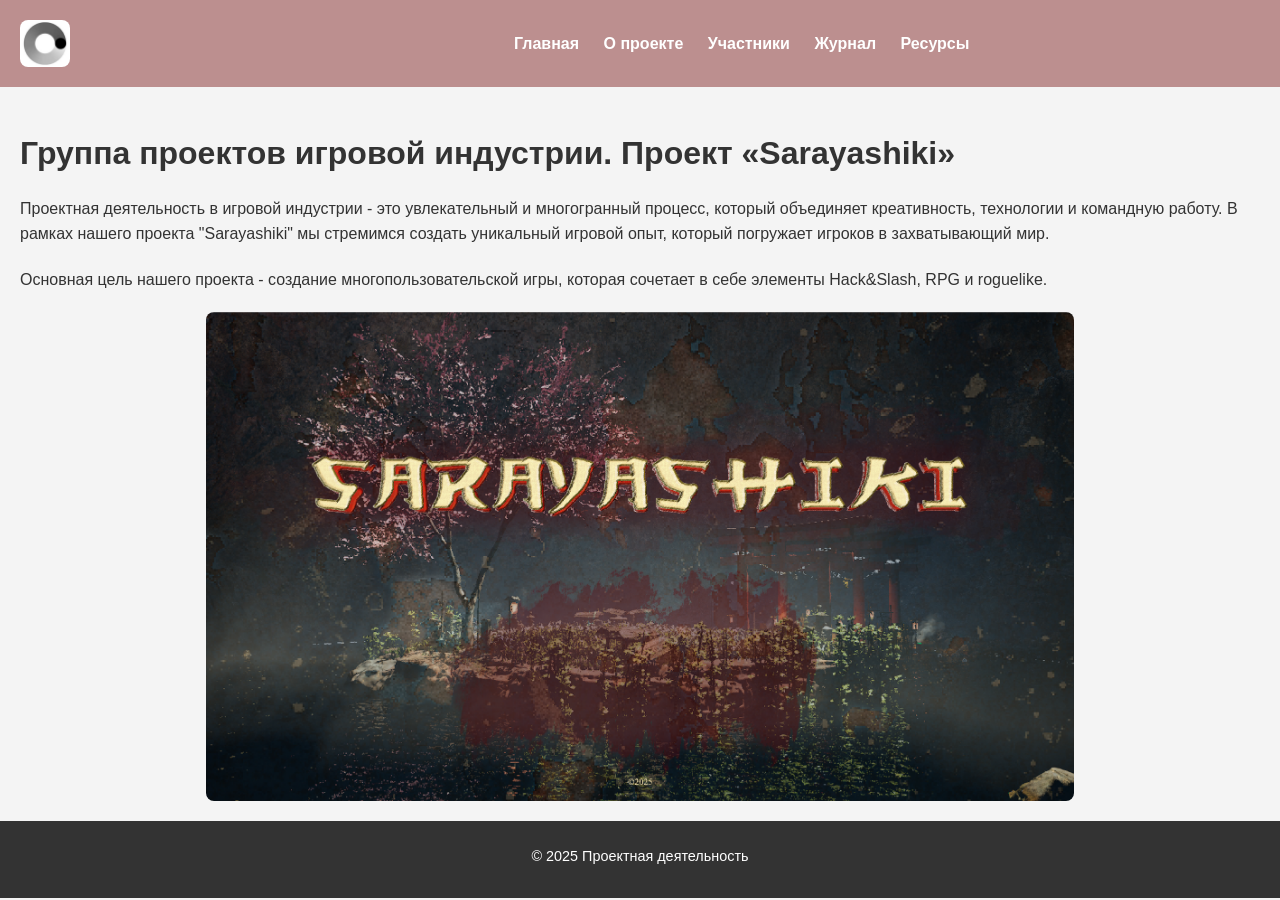
<file: site/index.html>
<html lang="ru">
<head>
    <meta charset="UTF-8">
    <meta name="viewport" content="width=device-width, initial-scale=1.0">
    <title>Проектная деятельность</title>
    <link rel="stylesheet" href="css/style.css">
</head>
<body>
    <header>
        <img src="images/logo.png" alt="Логотип проекта">
        <nav>
            <a href="index.html">Главная</a>
            <a href="./about.html">О проекте</a>
            <a href="./participants.html">Участники</a>
            <a href="./journal.html">Журнал</a>
            <a href="./resources">Ресурсы</a>
        </nav>
    </header>

    <main>
        <div>
            <h1>Группа проектов игровой индустрии. Проект «Sarayashiki»
            </h1>
            <p>Проектная деятельность в игровой индустрии - это увлекательный и многогранный процесс, который объединяет креативность, технологии и командную работу. В рамках нашего проекта "Sarayashiki" мы стремимся создать уникальный игровой опыт, который погружает игроков в захватывающий мир.</p>
            <p>Основная цель нашего проекта - создание многопользовательской игры, которая сочетает в себе элементы Hack&Slash, RPG и roguelike.</p>
        </div>  
       <div id="glav-image"> 
        <img src="images/glav_bez knopok.png" alt="Главное меню">
       </div>  
    </main>

    <footer>
        <p>&copy; 2025 Проектная деятельность</p>
    </footer>
</body>
</html>
</file>
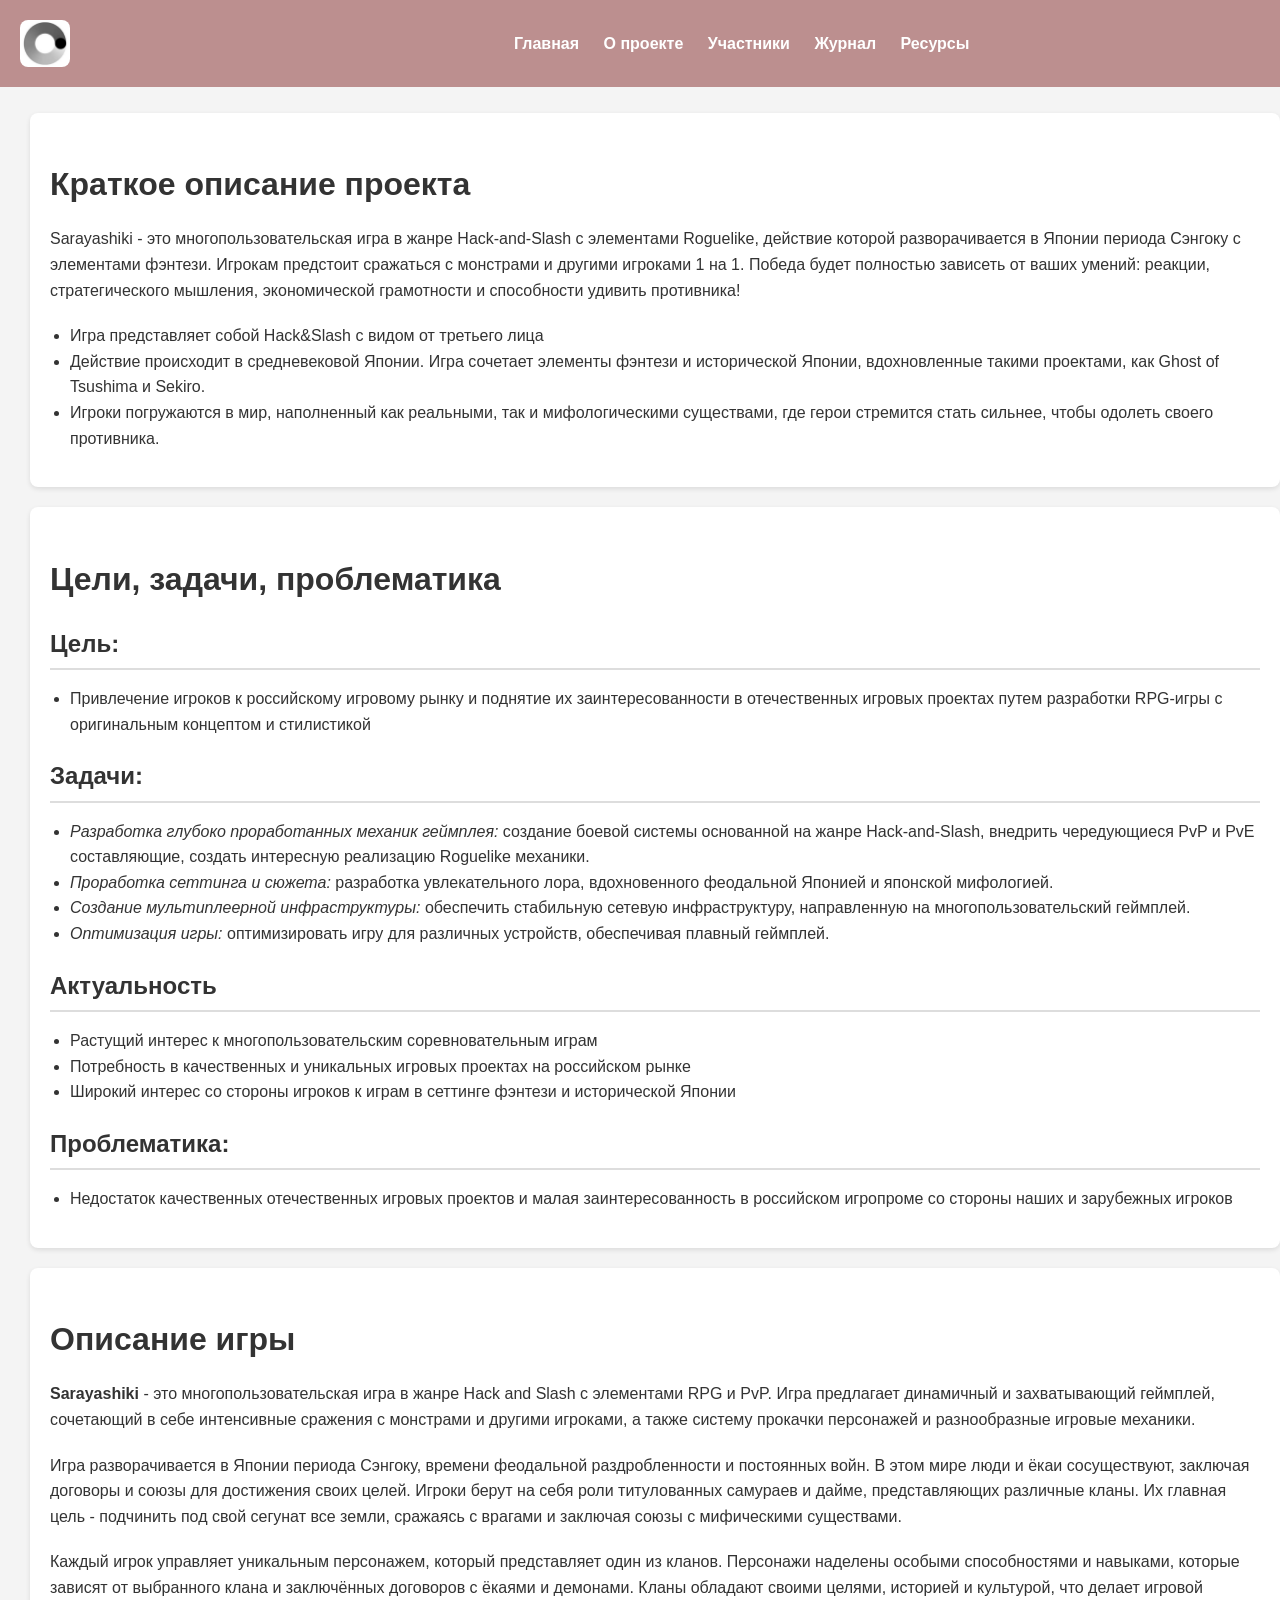
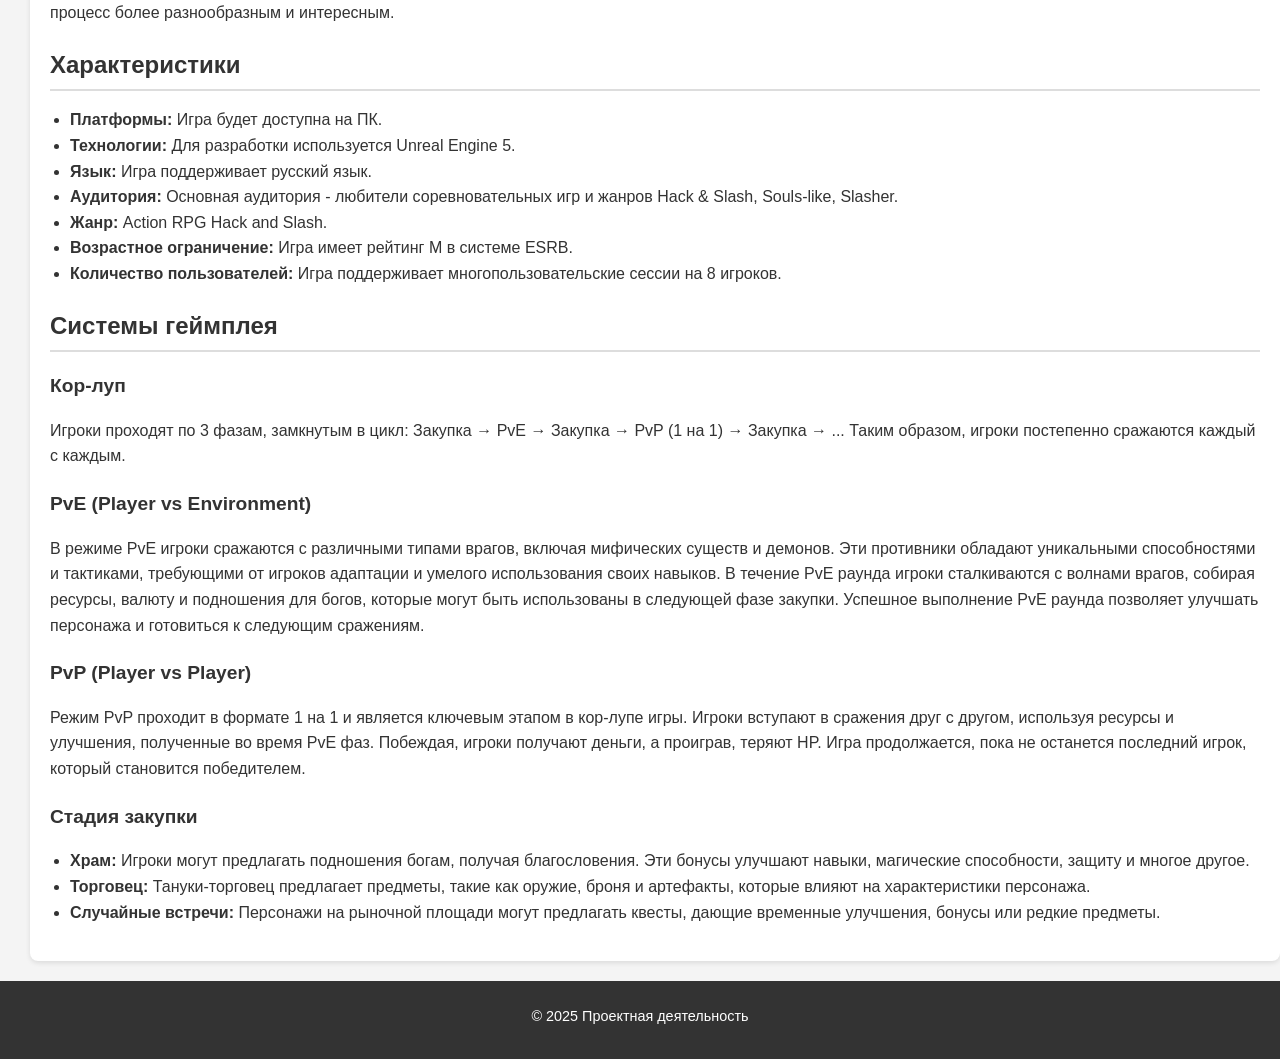
<file: site/about.html>
<!DOCTYPE html>
<html lang="en">
  <head>
    <meta charset="UTF-8" />
    <meta name="viewport" content="width=device-width, initial-scale=1.0" />
    <title>About</title>
    <link rel="stylesheet" href="css/style.css" />
  </head>
  <body>
    <header>
      <img src="images/logo.png" alt="Логотип проекта" />
      <nav>
        <a href="index.html">Главная</a>
        <a href="./about.html">О проекте</a>
        <a href="./participants.html">Участники</a>
        <a href="./journal.html">Журнал</a>
        <a href="./resources.html">Ресурсы</a>
      </nav>
    </header>
    <div id="about">
      <br />
      <section>
        <h1>Краткое описание проекта</h1>
        <p>
          Sarayashiki - это многопользовательская игра в жанре Hack-and-Slash с
          элементами Roguelike, действие которой разворачивается в Японии
          периода Сэнгоку с элементами фэнтези. Игрокам предстоит сражаться с
          монстрами и другими игроками 1 на 1. Победа будет полностью зависеть
          от ваших умений: реакции, стратегического мышления, экономической
          грамотности и способности удивить противника!
        </p>
        <ul>
          <li>Игра представляет собой Hack&Slash с видом от третьего лица</li>
          <li>
            Действие происходит в средневековой Японии. Игра сочетает элементы
            фэнтези и исторической Японии, вдохновленные такими проектами, как
            Ghost of Tsushima и Sekiro.
          </li>
          <li>
            Игроки погружаются в мир, наполненный как реальными, так и
            мифологическими существами, где герои стремится стать сильнее, чтобы
            одолеть своего противника.
          </li>
        </ul>
      </section>
      <section>
        <h1>Цели, задачи, проблематика</h1>
        <h2>Цель:</h2>
        <ul>
          <li>
            Привлечение игроков к российскому игровому рынку и поднятие их
            заинтересованности в отечественных игровых проектах путем разработки
            RPG-игры с оригинальным концептом и стилистикой
          </li>
        </ul>

        <h2>Задачи:</h2>
        <ul>
          <li>
            <i>Разработка глубоко проработанных механик геймплея:</i> создание
            боевой системы основанной на жанре Hack-and-Slash, внедрить
            чередующиеся PvP и PvE составляющие, создать интересную реализацию
            Roguelike механики.
          </li>
          <li>
            <i>Проработка сеттинга и сюжета:</i> разработка увлекательного лора,
            вдохновенного феодальной Японией и японской мифологией.
          </li>
          <li>
            <i>Создание мультиплеерной инфраструктуры:</i> обеспечить стабильную
            сетевую инфраструктуру, направленную на многопользовательский
            геймплей.
          </li>
          <li>
            <i>Оптимизация игры:</i> оптимизировать игру для различных
            устройств, обеспечивая плавный геймплей.
          </li>
        </ul>

        <h2>Актуальность</h2>
        <ul>
          <li>
            Растущий интерес к многопользовательским соревновательным играм
          </li>
          <li>
            Потребность в качественных и уникальных игровых проектах на
            российском рынке
          </li>
          <li>
            Широкий интерес со стороны игроков к играм в сеттинге фэнтези и
            исторической Японии
          </li>
        </ul>

        <h2>Проблематика:</h2>
        <ul>
          <li>
            Недостаток качественных отечественных игровых проектов и малая
            заинтересованность в российском игропроме со стороны наших и
            зарубежных игроков
          </li>
        </ul>
      </section>

      <section>
        <h1>Описание игры</h1>
        <p>
          <strong>Sarayashiki</strong> - это многопользовательская игра в жанре
          Hack and Slash с элементами RPG и PvP. Игра предлагает динамичный и
          захватывающий геймплей, сочетающий в себе интенсивные сражения с
          монстрами и другими игроками, а также систему прокачки персонажей и
          разнообразные игровые механики.
        </p>

        <p>
          Игра разворачивается в Японии периода Сэнгоку, времени феодальной
          раздробленности и постоянных войн. В этом мире люди и ёкаи
          сосуществуют, заключая договоры и союзы для достижения своих целей.
          Игроки берут на себя роли титулованных самураев и дайме,
          представляющих различные кланы. Их главная цель - подчинить под свой
          сегунат все земли, сражаясь с врагами и заключая союзы с мифическими
          существами.
        </p>

        <p>
          Каждый игрок управляет уникальным персонажем, который представляет
          один из кланов. Персонажи наделены особыми способностями и навыками,
          которые зависят от выбранного клана и заключённых договоров с ёкаями и
          демонами. Кланы обладают своими целями, историей и культурой, что
          делает игровой процесс более разнообразным и интересным.
        </p>

        <h2>Характеристики</h2>
        <ul>
          <li><strong>Платформы:</strong> Игра будет доступна на ПК.</li>
          <li>
            <strong>Технологии:</strong> Для разработки используется Unreal
            Engine 5.
          </li>
          <li><strong>Язык:</strong> Игра поддерживает русский язык.</li>
          <li>
            <strong>Аудитория:</strong> Основная аудитория - любители
            соревновательных игр и жанров Hack & Slash, Souls-like, Slasher.
          </li>
          <li><strong>Жанр:</strong> Action RPG Hack and Slash.</li>
          <li>
            <strong>Возрастное ограничение:</strong> Игра имеет рейтинг M в
            системе ESRB.
          </li>
          <li>
            <strong>Количество пользователей:</strong> Игра поддерживает
            многопользовательские сессии на 8 игроков.
          </li>
        </ul>

        <h2>Системы геймплея</h2>
        <h3>Кор-луп</h3>
        <p>
          Игроки проходят по 3 фазам, замкнутым в цикл: Закупка → PvE → Закупка
          → PvP (1 на 1) → Закупка → ... Таким образом, игроки постепенно
          сражаются каждый с каждым.
        </p>

        <h3>PvE (Player vs Environment)</h3>
        <p>
          В режиме PvE игроки сражаются с различными типами врагов, включая
          мифических существ и демонов. Эти противники обладают уникальными
          способностями и тактиками, требующими от игроков адаптации и умелого
          использования своих навыков. В течение PvE раунда игроки сталкиваются
          с волнами врагов, собирая ресурсы, валюту и подношения для богов,
          которые могут быть использованы в следующей фазе закупки. Успешное
          выполнение PvE раунда позволяет улучшать персонажа и готовиться к
          следующим сражениям.
        </p>

        <h3>PvP (Player vs Player)</h3>
        <p>
          Режим PvP проходит в формате 1 на 1 и является ключевым этапом в
          кор-лупе игры. Игроки вступают в сражения друг с другом, используя
          ресурсы и улучшения, полученные во время PvE фаз. Побеждая, игроки
          получают деньги, а проиграв, теряют HP. Игра продолжается, пока не
          останется последний игрок, который становится победителем.
        </p>

        <h3>Стадия закупки</h3>
        <ul>
          <li>
            <strong>Храм:</strong> Игроки могут предлагать подношения богам,
            получая благословения. Эти бонусы улучшают навыки, магические
            способности, защиту и многое другое.
          </li>
          <li>
            <strong>Торговец:</strong> Тануки-торговец предлагает предметы,
            такие как оружие, броня и артефакты, которые влияют на
            характеристики персонажа.
          </li>
          <li>
            <strong>Случайные встречи:</strong> Персонажи на рыночной площади
            могут предлагать квесты, дающие временные улучшения, бонусы или
            редкие предметы.
          </li>
        </ul>
      </section>
    </div>
    <footer>
      <p>&copy; 2025 Проектная деятельность</p>
    </footer>
  </body>
</html>
</file>
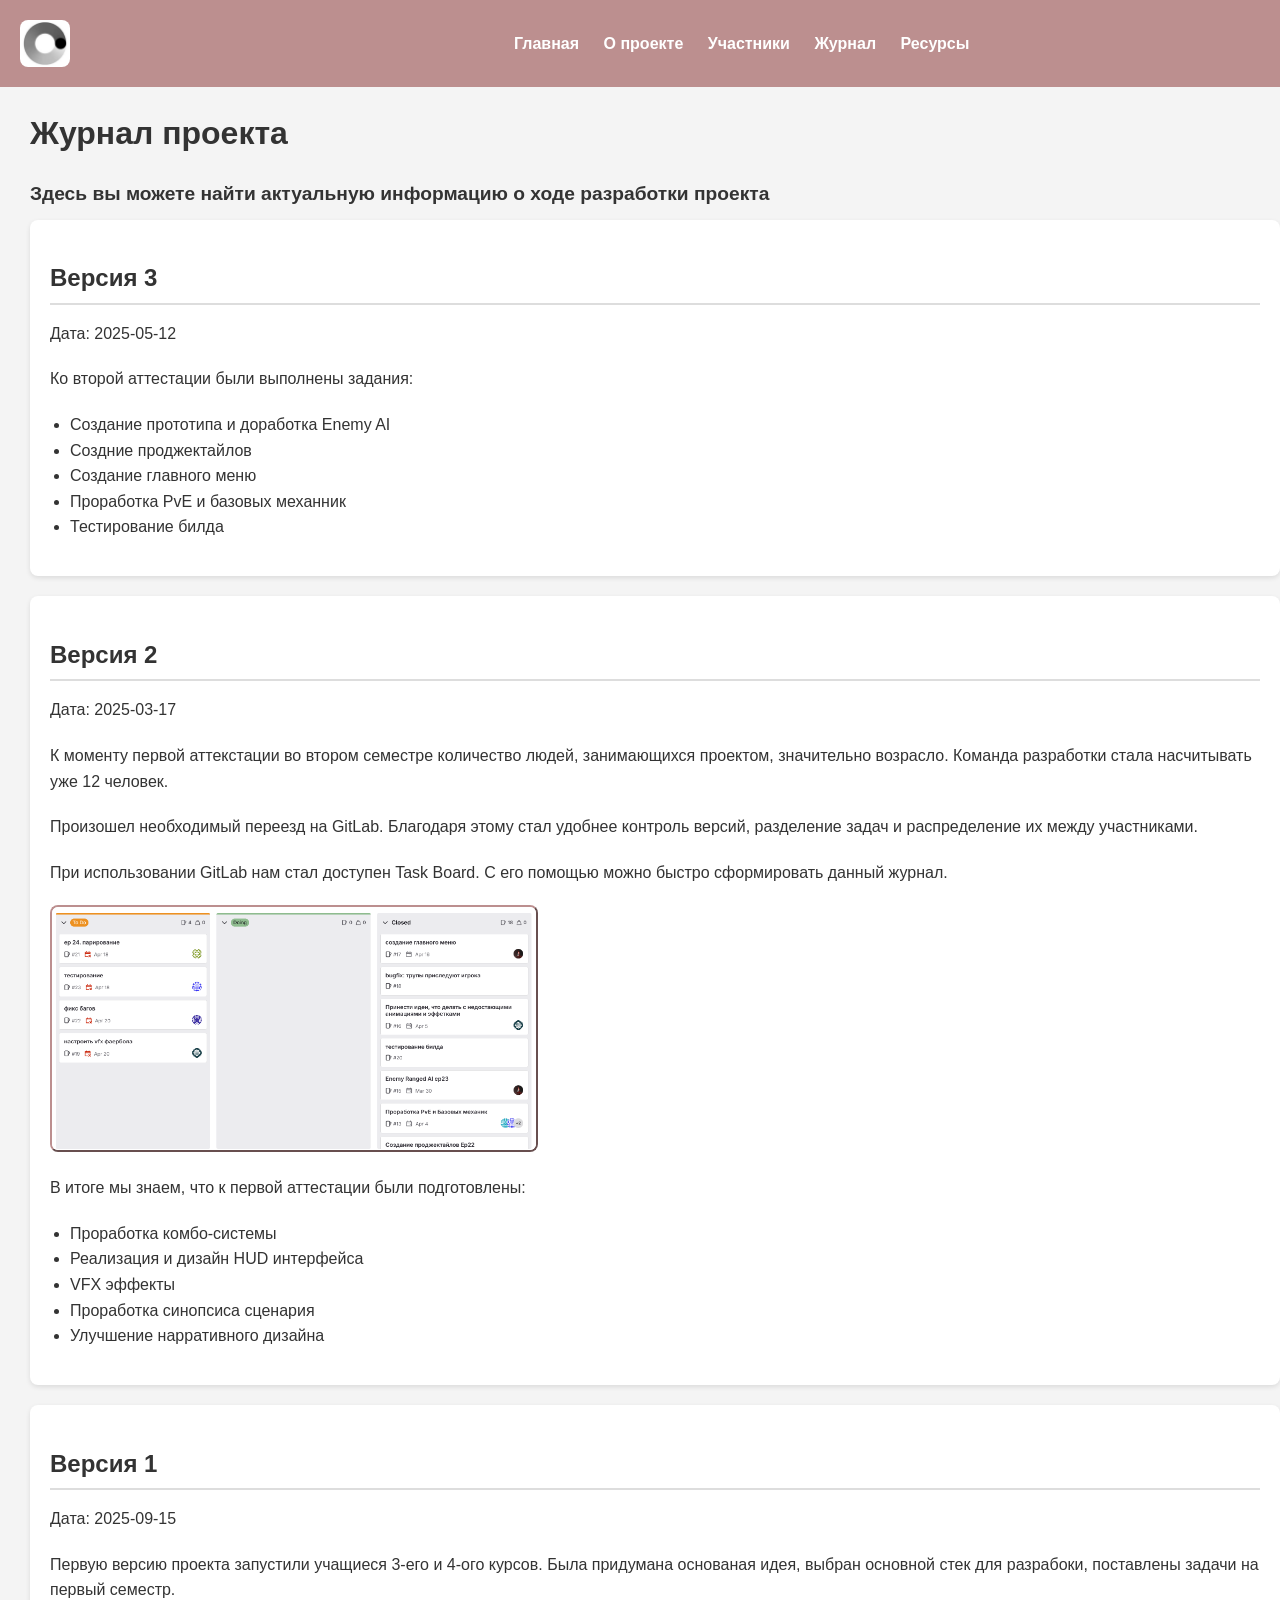
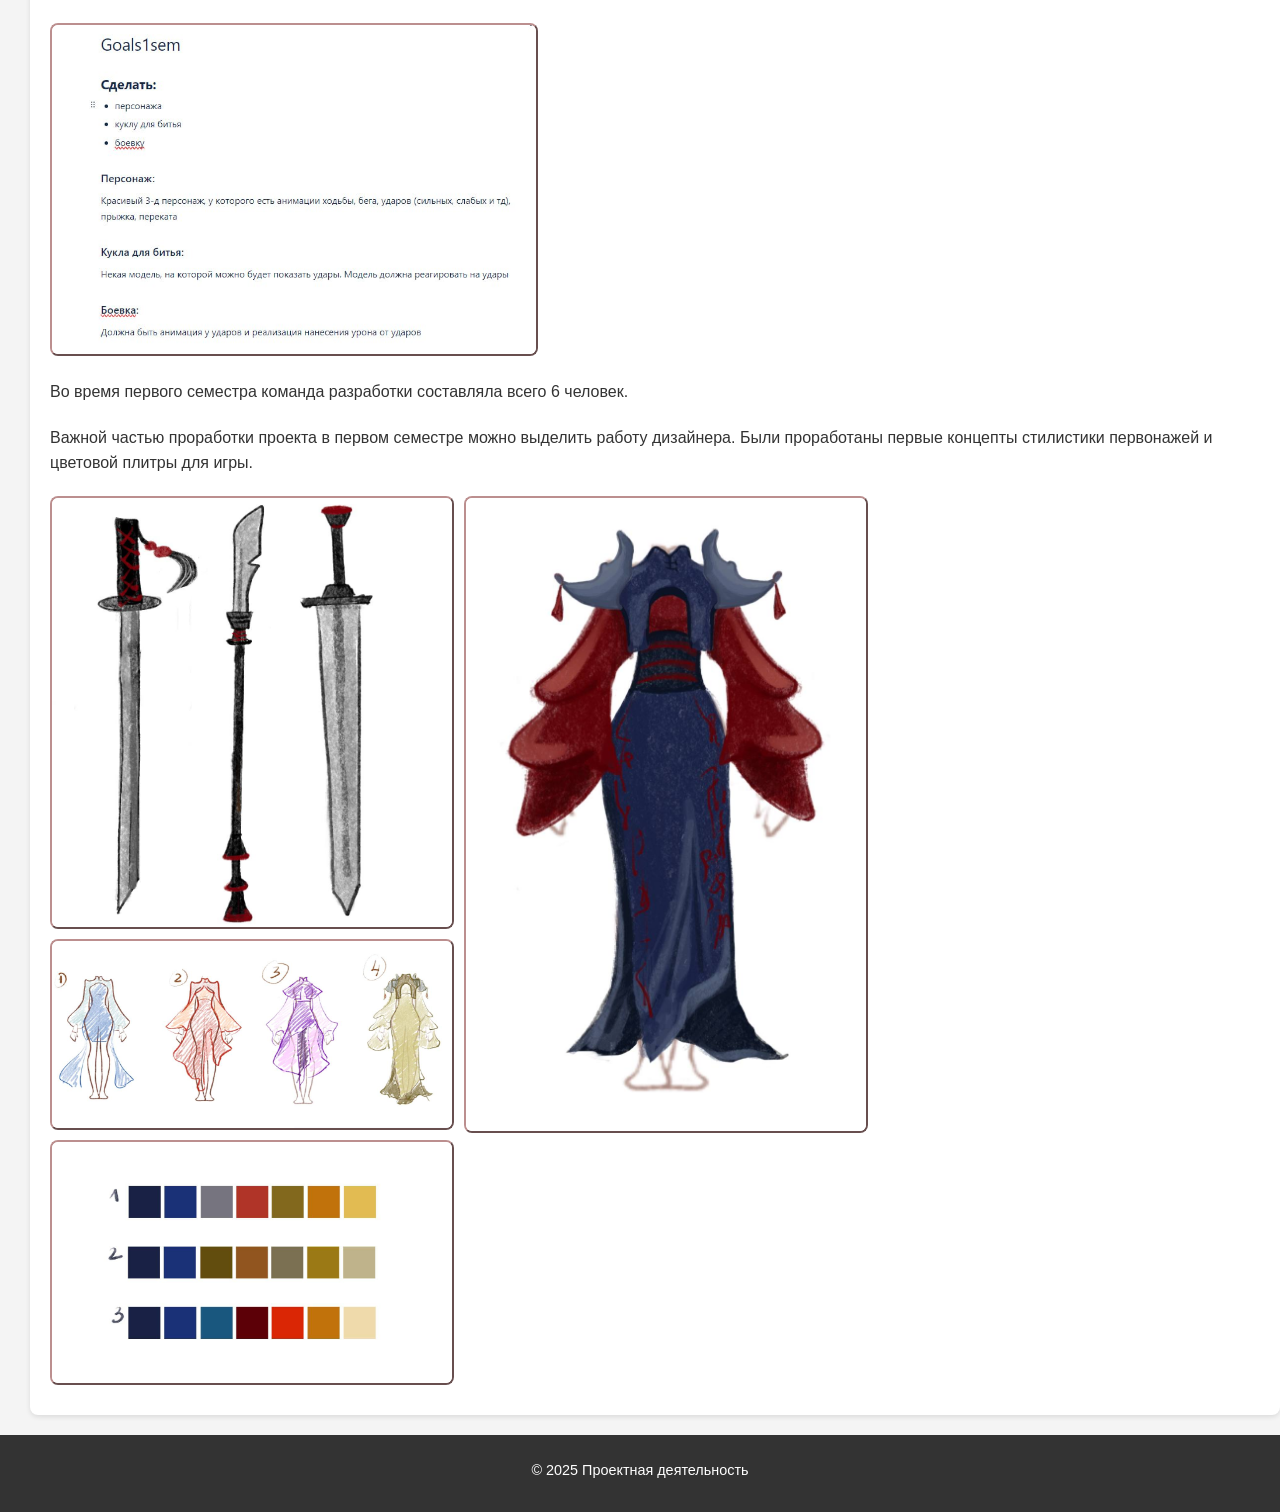
<file: site/journal.html>
<!DOCTYPE html>
<html lang="en">
  <head>
    <meta charset="UTF-8" />
    <meta name="viewport" content="width=device-width, initial-scale=1.0" />
    <title>Journal</title>
    <link rel="stylesheet" href="css/style.css" />
  </head>
  <body>
    <header>
      <img src="images/logo.png" alt="Логотип проекта" />
      <nav>
        <a href="index.html">Главная</a>
        <a href="./about.html">О проекте</a>
        <a href="./participants.html">Участники</a>
        <a href="./journal.html">Журнал</a>
        <a href="./resources.html">Ресурсы</a>
      </nav>
    </header>
    <div id="journal">
      <h1>Журнал проекта</h1>
      <h3>
        Здесь вы можете найти актуальную информацию о ходе разработки проекта
      </h3>
      <section>
        <h2>Версия 3</h2>
        <p>Дата: 2025-05-12</p>
        <p>Ко второй аттестации были выполнены задания:</p>
        <ul>
          <li>Создание прототипа и доработка Enemy AI</li>
          <li>Создние проджектайлов</li>
          <li>Создание главного меню</li>
          <li>Проработка PvE и базовых механник</li>
          <li>Тестирование билда</li>
        </ul>
      </section>
      <section>
        <h2>Версия 2</h2>
        <p>Дата: 2025-03-17</p>
        <p>
          К моменту первой аттекстации во втором семестре количество людей,
          занимающихся проектом, значительно возрасло. Команда разработки стала
          насчитывать уже 12 человек.
        </p>
        <p>
          Произошел необходимый переезд на GitLab. Благодаря этому стал удобнее
          контроль версий, разделение задач и распределение их между
          участниками.
        </p>
        <p>
          При использовании GitLab нам стал доступен Task Board. С его помощью
          можно быстро сформировать данный журнал.
        </p>
        <img
          src="images/git_board.png"
          alt="Доска задач"
          class="journal-image"
        />
        <p>В итоге мы знаем, что к первой аттестации были подготовлены:</p>
        <ul>
          <li>Проработка комбо-системы</li>
          <li>Реализация и дизайн HUD интерфейса</li>
          <li>VFX эффекты</li>
          <li>Проработка синопсиса сценария</li>
          <li>Улучшение нарративного дизайна</li>
        </ul>
      </section>
      <section>
        <h2>Версия 1</h2>
        <p>Дата: 2025-09-15</p>
        <p>
          Первую версию проекта запустили учащиеся 3-его и 4-ого курсов. Была
          придумана основаная идея, выбран основной стек для разрабоки,
          поставлены задачи на первый семестр.
        </p>
        <img
          src="images/1semgoal.jpg"
          alt="Цели на первый семестр"
          class="journal-image"
        />
        <p>
          Во время первого семестра команда разработки составляла всего 6
          человек.
        </p>
        <p>
          Важной частью проработки проекта в первом семестре можно выделить
          работу дизайнера. Были проработаны первые концепты стилистики
          первонажей и цветовой плитры для игры.
        </p>
        <div class="first-sem-images">
          <div class="small-images">
            <img
              src="images/concept1.jpg"
              alt="Концепт стилистики"
              class="first-sem-image"
            />
            <img
              src="images/concept3.jpg"
              alt="Концепт стилистики"
              class="first-sem-image"
            />
            <img src="images/concept4.jpg" alt="Палитра" class="first-sem-image"/>
          </div>
          <img
            src="images/concept2.jpg"
            alt="Концепт стилистики"
            class="first-sem-image"
          />
        </div>
      </section>
    </div>

    <footer>
      <p>&copy; 2025 Проектная деятельность</p>
    </footer>
  </body>
</html>
</file>
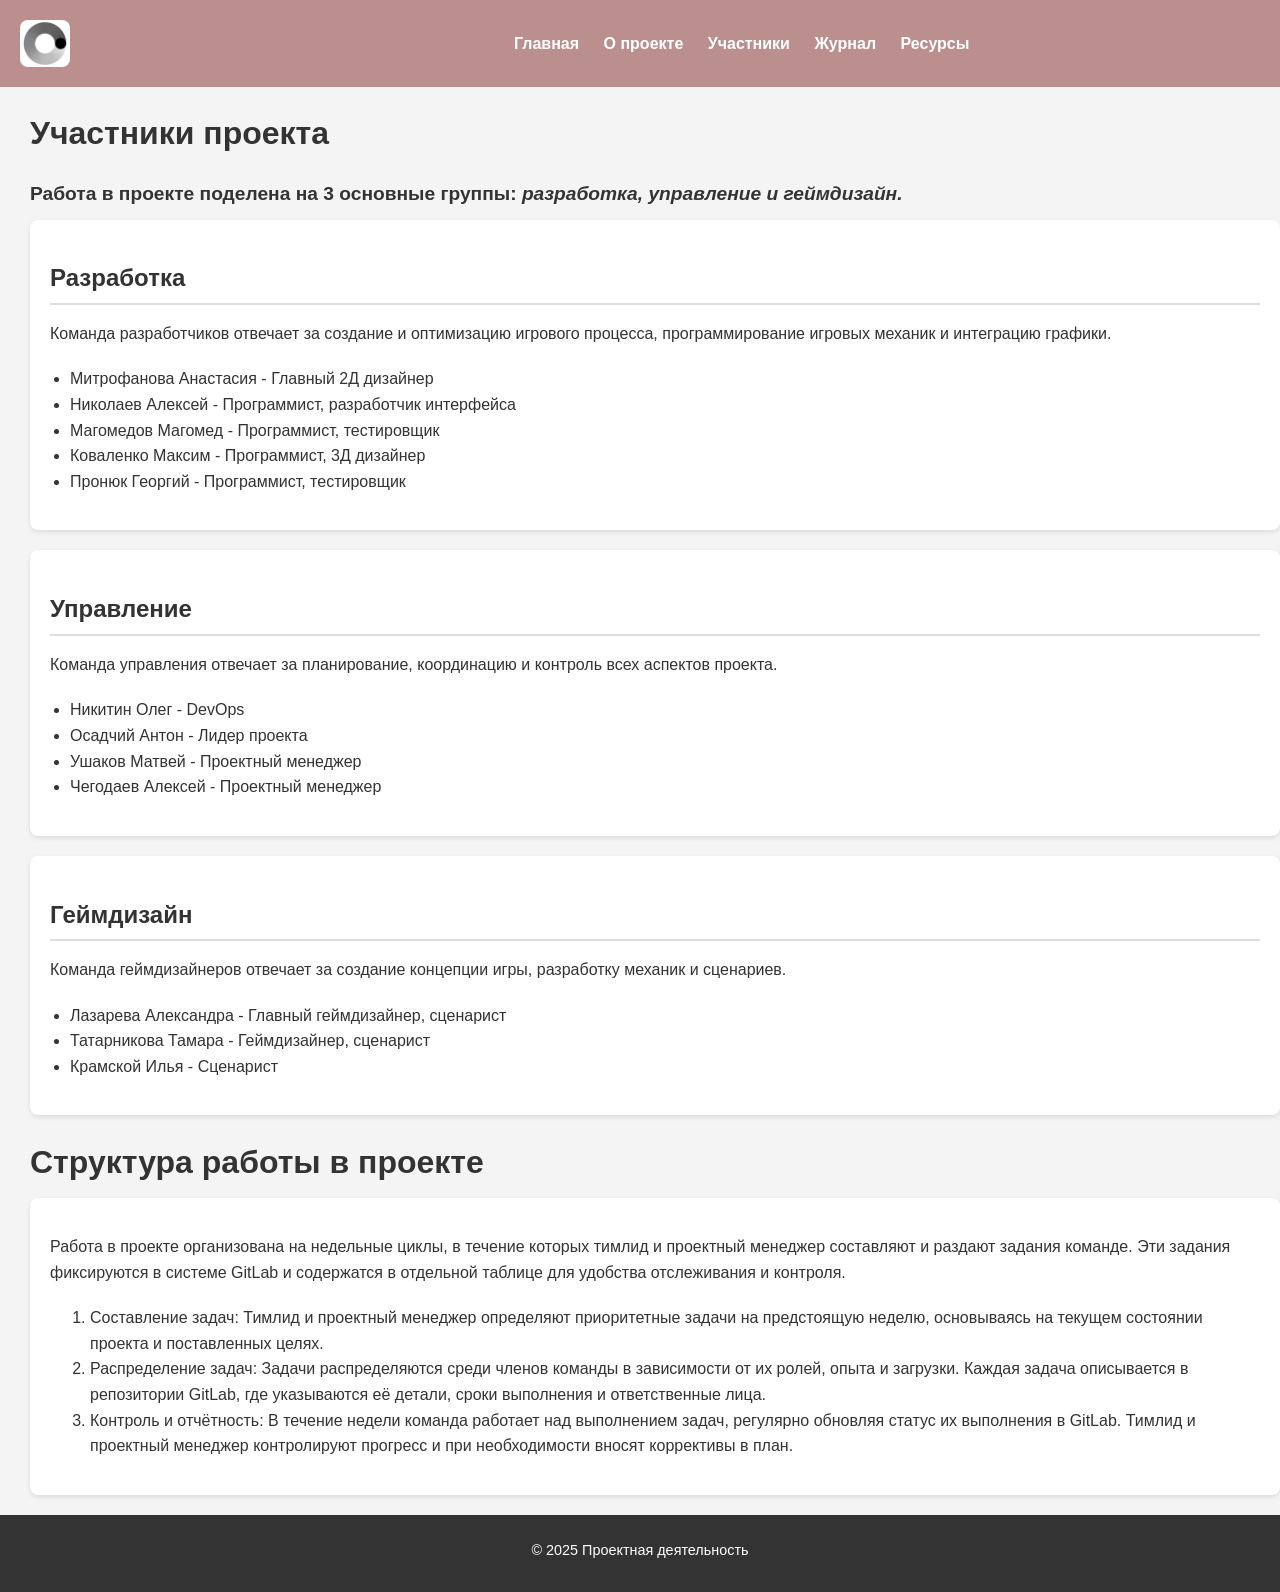
<file: site/participants.html>
<!DOCTYPE html>
<html lang="en">
  <head>
    <meta charset="UTF-8" />
    <meta name="viewport" content="width=device-width, initial-scale=1.0" />
    <title>Participants</title>
    <link rel="stylesheet" href="css/style.css" />
  </head>
  <body>
    <header>
      <img src="images/logo.png" alt="Логотип проекта" />
      <nav>
        <a href="index.html">Главная</a>
        <a href="./about.html">О проекте</a>
        <a href="./participants.html">Участники</a>
        <a href="./journal.html">Журнал</a>
        <a href="./resources.html">Ресурсы</a>
      </nav>
    </header>
    <div class="participants">
      <h1>Участники проекта</h1>
      <h3>
        Работа в проекте поделена на 3 основные группы:<i>
          разработка, управление и геймдизайн.</i
        >
      </h3>
      <section>
        <h2>Разработка</h2>
        <p>
          Команда разработчиков отвечает за создание и оптимизацию игрового
          процесса, программирование игровых механик и интеграцию графики.
        </p>
        <ul>
          <li>Митрофанова Анастасия - Главный 2Д дизайнер</li>
          <li>Николаев Алексей - Программист, разработчик интерфейса</li>
          <li>Магомедов Магомед - Программист, тестировщик</li>
          <li>Коваленко Максим - Программист, 3Д дизайнер</li>
          <li>Пронюк Георгий - Программист, тестировщик</li>
        </ul>
      </section>
      <section>
        <h2>Управление</h2>
        <p>
          Команда управления отвечает за планирование, координацию и контроль
          всех аспектов проекта.
        </p>
        <ul>
          <li>Никитин Олег - DevOps</li>
          <li>Осадчий Антон - Лидер проекта</li>
          <li>Ушаков Матвей - Проектный менеджер</li>
          <li>Чегодаев Алексей - Проектный менеджер</li>
        </ul>
      </section>
      <section>
        <h2>Геймдизайн</h2>
        <p>
          Команда геймдизайнеров отвечает за создание концепции игры, разработку
          механик и сценариев.
        </p>
        <ul>
          <li>Лазарева Александра - Главный геймдизайнер, сценарист</li>
          <li>Татарникова Тамара - Геймдизайнер, сценарист</li>
          <li>Крамской Илья - Сценарист</li>
        </ul>
      </section>
    </div>

    <div class="participants">
      <h1>Структура работы в проекте</h1>
      <section>
        <p>
          Работа в проекте организована на недельные циклы, в течение которых
          тимлид и проектный менеджер составляют и раздают задания команде. Эти
          задания фиксируются в системе GitLab и содержатся в отдельной таблице
          для удобства отслеживания и контроля.
        </p>
        <ol>
          <li>
            Составление задач: Тимлид и проектный менеджер определяют
            приоритетные задачи на предстоящую неделю, основываясь на текущем
            состоянии проекта и поставленных целях.
          </li>
          <li>
            Распределение задач: Задачи распределяются среди членов команды в
            зависимости от их ролей, опыта и загрузки. Каждая задача описывается
            в репозитории GitLab, где указываются её детали, сроки выполнения и
            ответственные лица.
          </li>
          <li>
            Контроль и отчётность: В течение недели команда работает над
            выполнением задач, регулярно обновляя статус их выполнения в GitLab.
            Тимлид и проектный менеджер контролируют прогресс и при
            необходимости вносят коррективы в план.
          </li>
        </ol>
      </section>
    </div>

    <footer>
      <p>&copy; 2025 Проектная деятельность</p>
    </footer>
  </body>
</html>
</file>
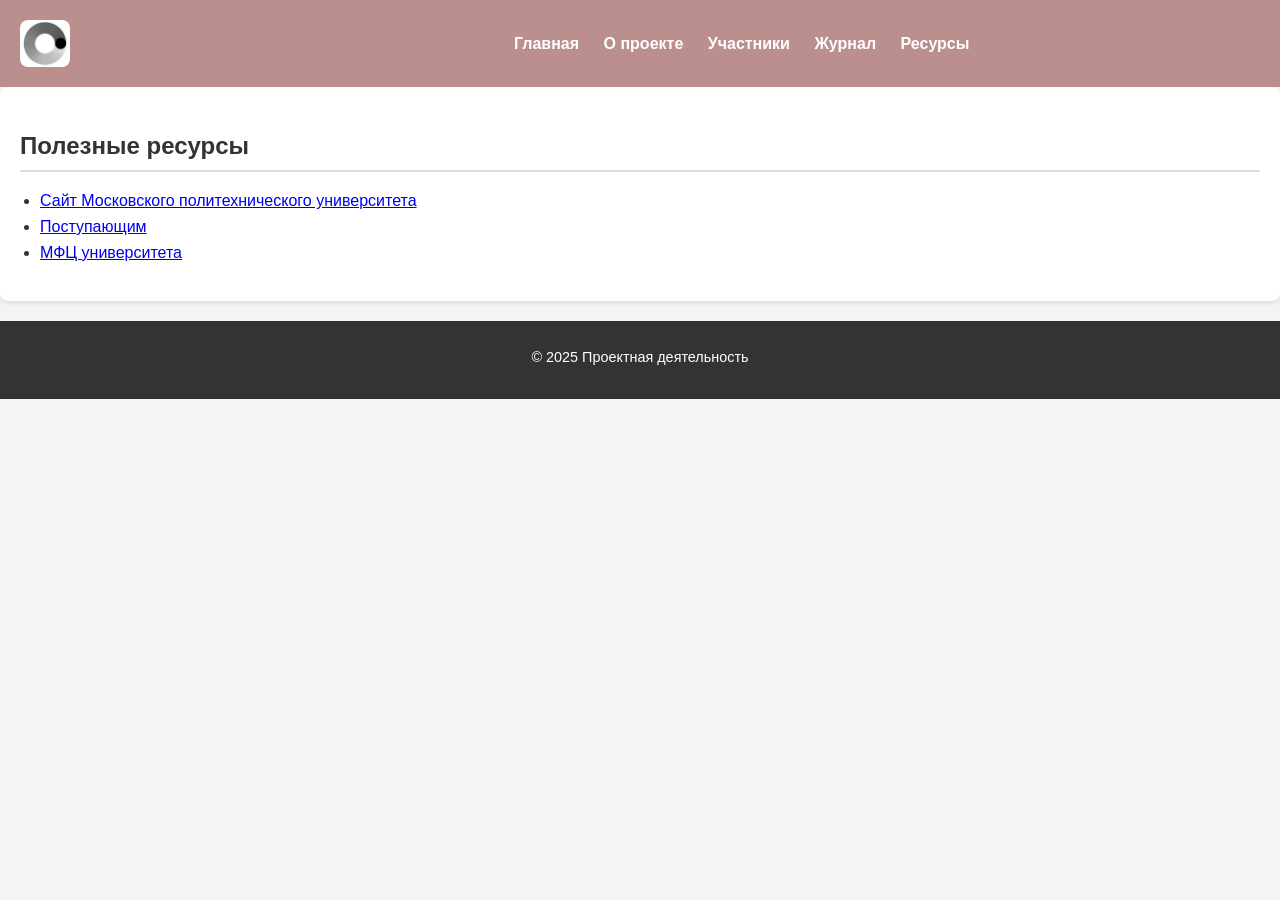
<file: site/resources.html>
<!DOCTYPE html>
<html lang="en">
<head>
    <meta charset="UTF-8">
    <meta name="viewport" content="width=device-width, initial-scale=1.0">
    <title>About</title>
    <link rel="stylesheet" href="css/style.css">
</head>
<body>
    <header>
        <img src="images/logo.png" alt="Логотип проекта">
        <nav>
            <a href="index.html">Главная</a>
            <a href="./about.html">О проекте</a>
            <a href="./participants.html">Участники</a>
            <a href="./journal.html">Журнал</a>
            <a href="./resources.html">Ресурсы</a>
        </nav>
    </header>
    <section id="resources">
        <h2>Полезные ресурсы</h2>
        <ul>
            <li><a href="https://mospolytech.ru">Сайт Московского политехнического университета</a></li>
            <li><a href="https://mospolytech.ru/postupayushchim/">Поступающим</a></li>
            <li><a href="https://mospolytech.ru/obuchauschimsya/mnogofunkcionalnyy-centr/">МФЦ университета</a></li>
        </ul>
    </section>
    <footer>
        <p>&copy; 2025 Проектная деятельность</p>
    </footer>
</body>
</html>
</file>
<file: site/css/style.css>
/* Общие стили */
body {
    font-family: Arial, sans-serif;
    margin: 0;
    padding: 0;
    line-height: 1.6;
    color: #333;
    background-color: #f4f4f4;
}

/* Стили для заголовков и текста */
h1, h2, h3 {
    margin-bottom: 10px;
    color: #333;
}

h1 {
    font-size: 2em;
}

h2 {
    font-size: 1.5em;
    border-bottom: 2px solid #ddd;
    padding-bottom: 5px;
}

h3 {
    font-size: 1.2em;
}

p {
    margin-bottom: 20px;
}

/* Стили заголовка и навигации */
header {
    background-color: #BC8F8F;
    color: white;
    padding: 20px;
    text-align: center;
    position: relative;
    display: flex;
    align-items: center;
}

header img {
    max-width: 50px;
    margin-right: 35%;
}


nav a {
    color: white;
    text-decoration: none;
    margin: 0 10px;
    font-weight: bold;
    text-align: center;
}

nav a:hover {
    text-decoration: underline;
}

/* Стили основного контента */
main {
    padding: 20px;
}

section {
    margin-bottom: 20px;
    background-color: white;
    padding: 20px;
    border-radius: 8px;
    box-shadow: 0 2px 5px rgba(0,0,0,0.1);
}

ul {
    padding-left: 20px;
}

/* Стили для видео и изображений */
img, video {
    max-width: 100%;
    height: auto;
    border-radius: 8px;
}

/* Стили футера */
footer {
    position: bottom;
    text-align: center;
    padding: 10px;
    background-color: #333;
    color: white;
    font-size: 0.9em;
}

#glav-image {
    max-width: 70%;
    height: auto;
    border-radius: 8px;
    justify-content: center;
    display: flex;
    margin: 0 auto;
}

.participants {
    display: block;
    margin-left: 30px;
}



#about {
    display: block;
    margin-left: 30px;

}

#journal {
    display: block;
    margin-left: 30px;
}



.journal-image {
    max-width: 40%;
    height: auto;
    border-radius: 8px;
    border: 2px outset #BC8F8F;
}

.first-sem-image {
    max-width: 400px;
    max-height: 900px;
    border-radius: 8px;
    margin-bottom: 10px;
    margin-right: 10px;
    border: 2px outset #BC8F8F;
}

.first-sem-images {
    display: flex;
    align-items: flex-start; /* Выравнивание по верхнему краю */
}

.small-images {
    display: flex;
    flex-direction: column; /* Расположение меньших изображений вертикально */
}


/* Адаптивный дизайн */
@media (max-width: 600px) {
    nav a {
        display: block;
        margin-bottom: 10px;
    }
}
</file>
